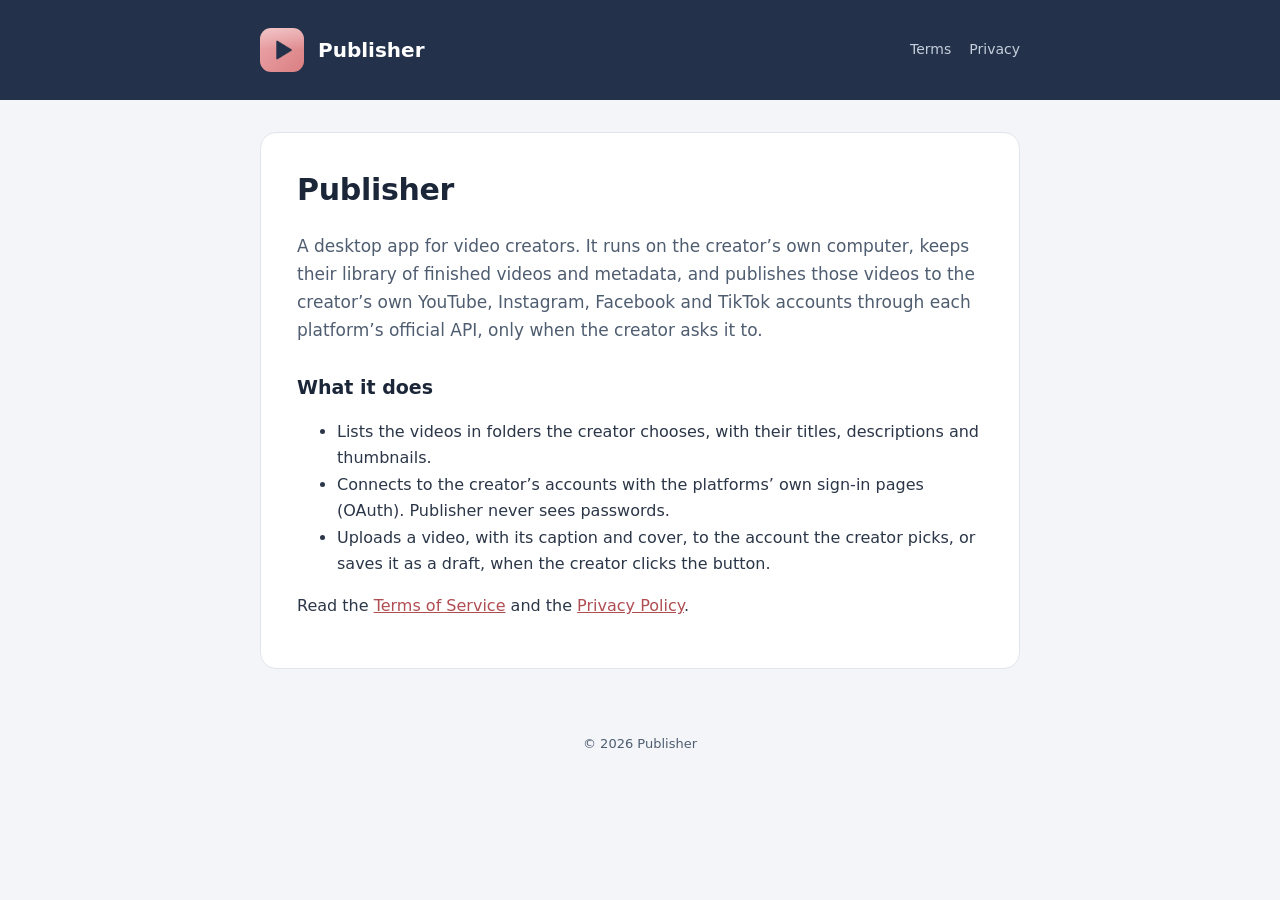
<file: index.html>
<!doctype html>
<html lang="en">
<head>
<meta charset="utf-8" />
<meta name="viewport" content="width=device-width, initial-scale=1" />
<title>Publisher</title>
<link rel="icon" href="icon.png" />
<link rel="stylesheet" href="style.css" />
</head>
<body>
<header><div class="wrap"><img src="icon.png" alt="" /><a href="./">Publisher</a><nav><a href="terms.html">Terms</a><a href="privacy.html">Privacy</a></nav></div></header>
<main><div class="wrap"><article>
<h1>Publisher</h1>
<p class="lead">A desktop app for video creators. It runs on the creator’s own computer, keeps their library of finished videos and metadata, and publishes those videos to the creator’s own YouTube, Instagram, Facebook and TikTok accounts through each platform’s official API, only when the creator asks it to.</p>
<h2>What it does</h2>
<ul>
<li>Lists the videos in folders the creator chooses, with their titles, descriptions and thumbnails.</li>
<li>Connects to the creator’s accounts with the platforms’ own sign-in pages (OAuth). Publisher never sees passwords.</li>
<li>Uploads a video, with its caption and cover, to the account the creator picks, or saves it as a draft, when the creator clicks the button.</li>
</ul>
<p>Read the <a href="terms.html">Terms of Service</a> and the <a href="privacy.html">Privacy Policy</a>.</p>
</article></div></main>
<footer>© 2026 Publisher</footer>
</body>
</html>
</file>
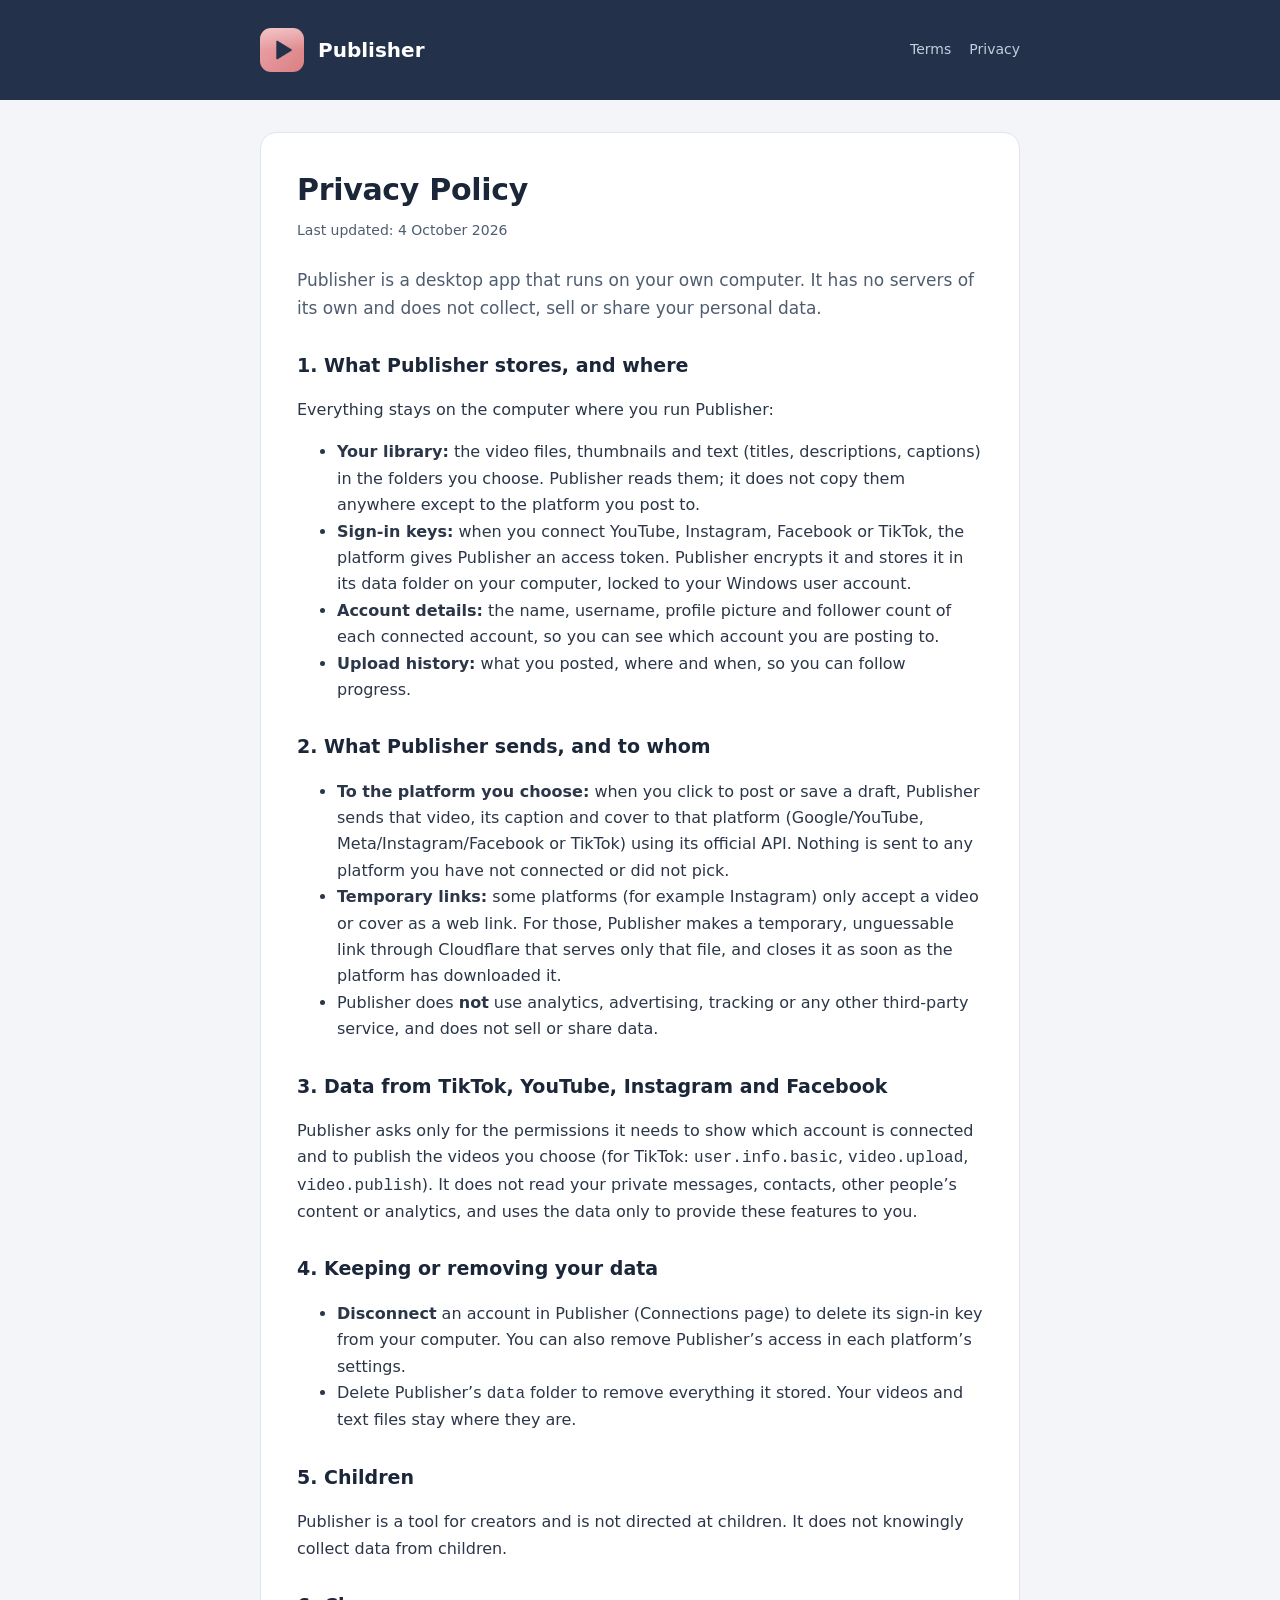
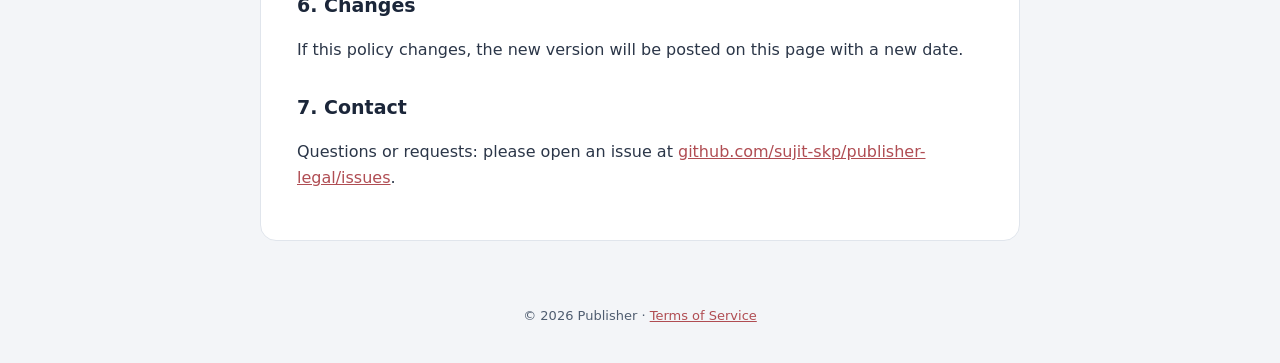
<file: privacy.html>
<!doctype html>
<html lang="en">
<head>
<meta charset="utf-8" />
<meta name="viewport" content="width=device-width, initial-scale=1" />
<title>Privacy Policy · Publisher</title>
<link rel="icon" href="icon.png" />
<link rel="stylesheet" href="style.css" />
</head>
<body>
<header><div class="wrap"><img src="icon.png" alt="" /><a href="./">Publisher</a><nav><a href="terms.html">Terms</a><a href="privacy.html">Privacy</a></nav></div></header>
<main><div class="wrap"><article>
<h1>Privacy Policy</h1>
<p class="updated">Last updated: 4 October 2026</p>

<p class="lead">Publisher is a desktop app that runs on your own computer. It has no servers of its own and does not collect, sell or share your personal data.</p>

<h2>1. What Publisher stores, and where</h2>
<p>Everything stays on the computer where you run Publisher:</p>
<ul>
<li><strong>Your library:</strong> the video files, thumbnails and text (titles, descriptions, captions) in the folders you choose. Publisher reads them; it does not copy them anywhere except to the platform you post to.</li>
<li><strong>Sign-in keys:</strong> when you connect YouTube, Instagram, Facebook or TikTok, the platform gives Publisher an access token. Publisher encrypts it and stores it in its data folder on your computer, locked to your Windows user account.</li>
<li><strong>Account details:</strong> the name, username, profile picture and follower count of each connected account, so you can see which account you are posting to.</li>
<li><strong>Upload history:</strong> what you posted, where and when, so you can follow progress.</li>
</ul>

<h2>2. What Publisher sends, and to whom</h2>
<ul>
<li><strong>To the platform you choose:</strong> when you click to post or save a draft, Publisher sends that video, its caption and cover to that platform (Google/YouTube, Meta/Instagram/Facebook or TikTok) using its official API. Nothing is sent to any platform you have not connected or did not pick.</li>
<li><strong>Temporary links:</strong> some platforms (for example Instagram) only accept a video or cover as a web link. For those, Publisher makes a temporary, unguessable link through Cloudflare that serves only that file, and closes it as soon as the platform has downloaded it.</li>
<li>Publisher does <strong>not</strong> use analytics, advertising, tracking or any other third-party service, and does not sell or share data.</li>
</ul>

<h2>3. Data from TikTok, YouTube, Instagram and Facebook</h2>
<p>Publisher asks only for the permissions it needs to show which account is connected and to publish the videos you choose (for TikTok: <code>user.info.basic</code>, <code>video.upload</code>, <code>video.publish</code>). It does not read your private messages, contacts, other people’s content or analytics, and uses the data only to provide these features to you.</p>

<h2>4. Keeping or removing your data</h2>
<ul>
<li><strong>Disconnect</strong> an account in Publisher (Connections page) to delete its sign-in key from your computer. You can also remove Publisher’s access in each platform’s settings.</li>
<li>Delete Publisher’s <code>data</code> folder to remove everything it stored. Your videos and text files stay where they are.</li>
</ul>

<h2>5. Children</h2>
<p>Publisher is a tool for creators and is not directed at children. It does not knowingly collect data from children.</p>

<h2>6. Changes</h2>
<p>If this policy changes, the new version will be posted on this page with a new date.</p>

<h2>7. Contact</h2>
<p>Questions or requests: please open an issue at <a href="https://github.com/sujit-skp/publisher-legal/issues">github.com/sujit-skp/publisher-legal/issues</a>.</p>
</article></div></main>
<footer>© 2026 Publisher · <a href="terms.html">Terms of Service</a></footer>
</body>
</html>
</file>
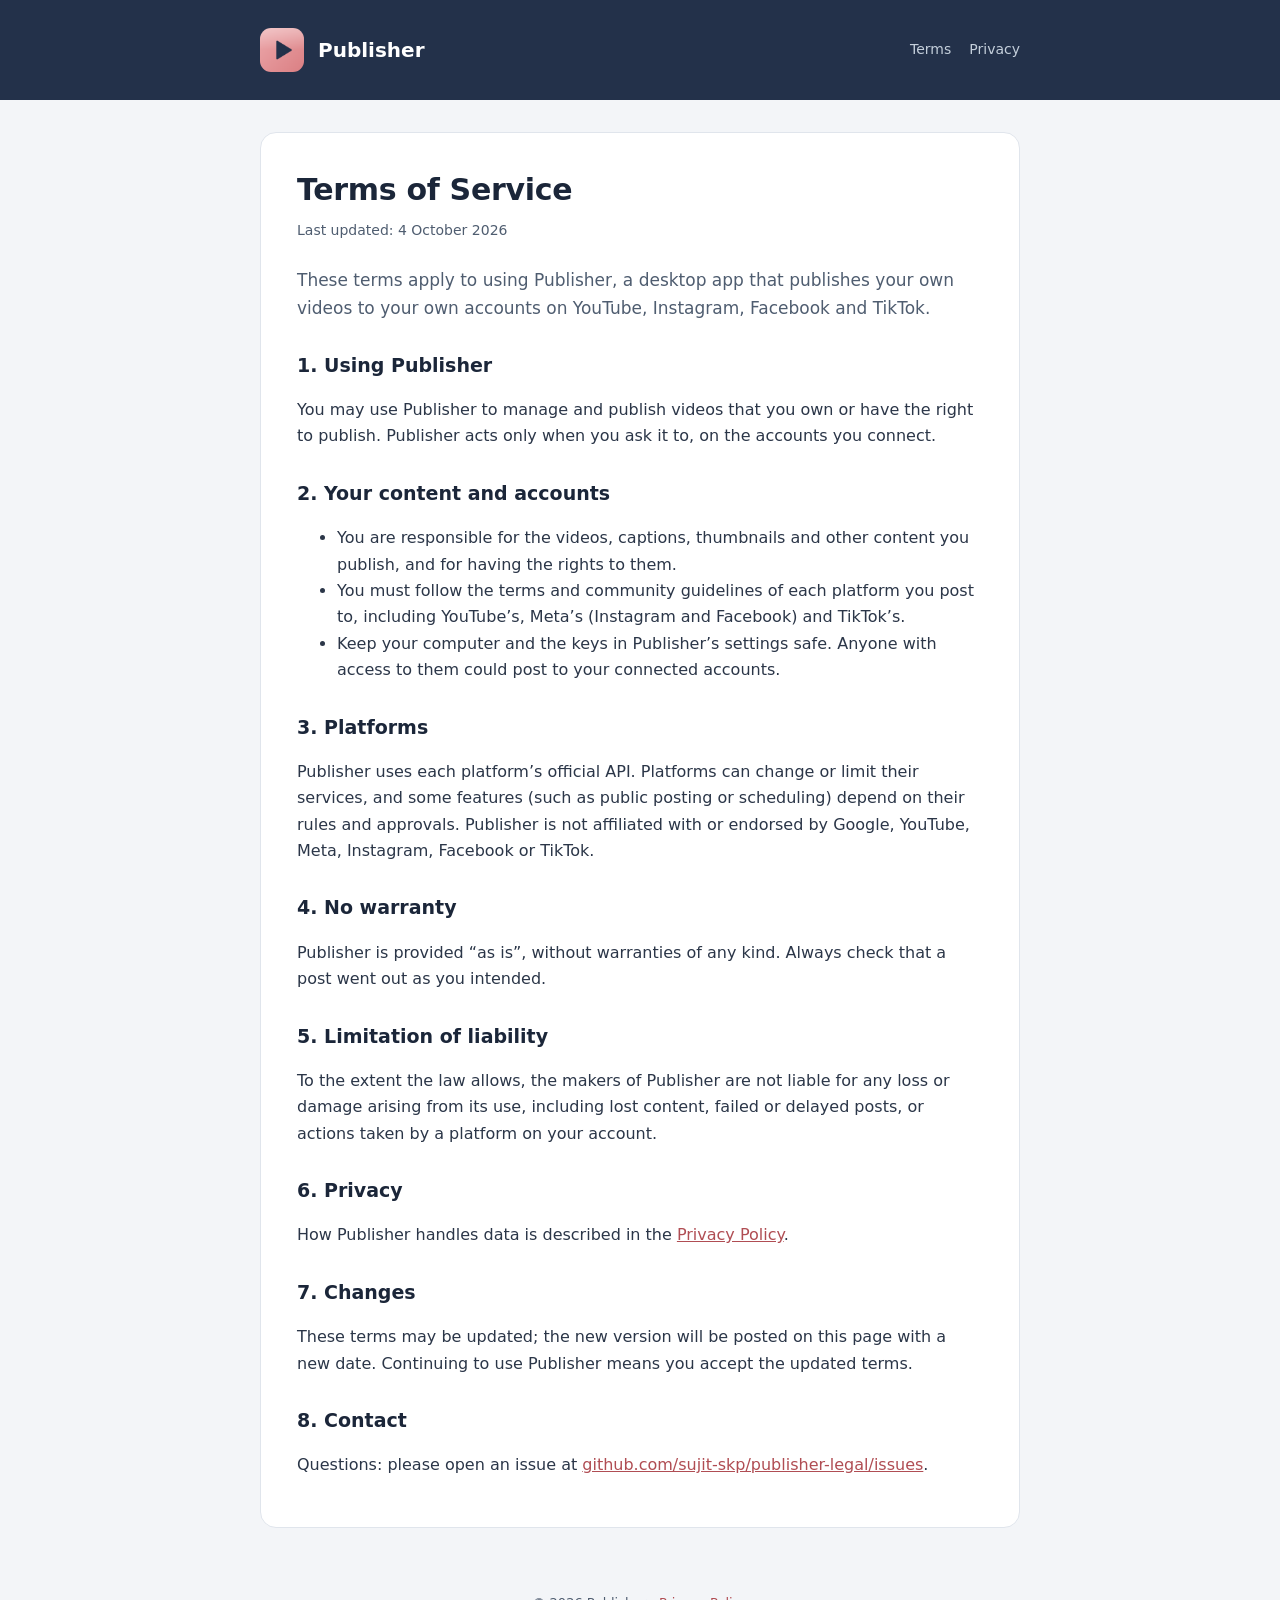
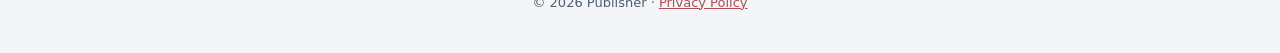
<file: terms.html>
<!doctype html>
<html lang="en">
<head>
<meta charset="utf-8" />
<meta name="viewport" content="width=device-width, initial-scale=1" />
<title>Terms of Service · Publisher</title>
<link rel="icon" href="icon.png" />
<link rel="stylesheet" href="style.css" />
</head>
<body>
<header><div class="wrap"><img src="icon.png" alt="" /><a href="./">Publisher</a><nav><a href="terms.html">Terms</a><a href="privacy.html">Privacy</a></nav></div></header>
<main><div class="wrap"><article>
<h1>Terms of Service</h1>
<p class="updated">Last updated: 4 October 2026</p>

<p class="lead">These terms apply to using Publisher, a desktop app that publishes your own videos to your own accounts on YouTube, Instagram, Facebook and TikTok.</p>

<h2>1. Using Publisher</h2>
<p>You may use Publisher to manage and publish videos that you own or have the right to publish. Publisher acts only when you ask it to, on the accounts you connect.</p>

<h2>2. Your content and accounts</h2>
<ul>
<li>You are responsible for the videos, captions, thumbnails and other content you publish, and for having the rights to them.</li>
<li>You must follow the terms and community guidelines of each platform you post to, including YouTube’s, Meta’s (Instagram and Facebook) and TikTok’s.</li>
<li>Keep your computer and the keys in Publisher’s settings safe. Anyone with access to them could post to your connected accounts.</li>
</ul>

<h2>3. Platforms</h2>
<p>Publisher uses each platform’s official API. Platforms can change or limit their services, and some features (such as public posting or scheduling) depend on their rules and approvals. Publisher is not affiliated with or endorsed by Google, YouTube, Meta, Instagram, Facebook or TikTok.</p>

<h2>4. No warranty</h2>
<p>Publisher is provided “as is”, without warranties of any kind. Always check that a post went out as you intended.</p>

<h2>5. Limitation of liability</h2>
<p>To the extent the law allows, the makers of Publisher are not liable for any loss or damage arising from its use, including lost content, failed or delayed posts, or actions taken by a platform on your account.</p>

<h2>6. Privacy</h2>
<p>How Publisher handles data is described in the <a href="privacy.html">Privacy Policy</a>.</p>

<h2>7. Changes</h2>
<p>These terms may be updated; the new version will be posted on this page with a new date. Continuing to use Publisher means you accept the updated terms.</p>

<h2>8. Contact</h2>
<p>Questions: please open an issue at <a href="https://github.com/sujit-skp/publisher-legal/issues">github.com/sujit-skp/publisher-legal/issues</a>.</p>
</article></div></main>
<footer>© 2026 Publisher · <a href="privacy.html">Privacy Policy</a></footer>
</body>
</html>
</file>
<file: style.css>
:root { --navy: #23314a; --coral: #db8084; --slate: #8fa1b1; --ink: #1b2639; --muted: #4f5d70; --line: #e0e5ec; --bg: #f3f5f8; }
* { box-sizing: border-box; }
body { margin: 0; font: 16px/1.65 'Segoe UI', system-ui, -apple-system, sans-serif; color: var(--ink); background: var(--bg); }
header { background: var(--navy); color: #fff; padding: 28px 20px; }
header .wrap { display: flex; align-items: center; gap: 14px; }
header img { width: 44px; height: 44px; border-radius: 11px; }
header a { color: #fff; text-decoration: none; font-weight: 600; font-size: 20px; }
nav { margin-left: auto; display: flex; gap: 18px; font-size: 14px; }
nav a { font-size: 14px; font-weight: 500; color: #c4cfdb; }
.wrap { max-width: 760px; margin: 0 auto; }
main { padding: 32px 20px 64px; }
article { background: #fff; border: 1px solid var(--line); border-radius: 16px; padding: 32px 36px; }
h1 { margin: 0 0 4px; font-size: 30px; letter-spacing: -0.01em; }
.updated { color: var(--muted); margin: 0 0 24px; font-size: 14px; }
h2 { margin: 28px 0 8px; font-size: 19px; }
p, li { color: #2b3648; }
a { color: #b04d53; }
.lead { font-size: 17px; color: var(--muted); }
footer { text-align: center; color: var(--muted); font-size: 13px; padding: 0 20px 40px; }
@media (max-width: 600px) { article { padding: 22px 18px; } nav { gap: 12px; } }
</file>
